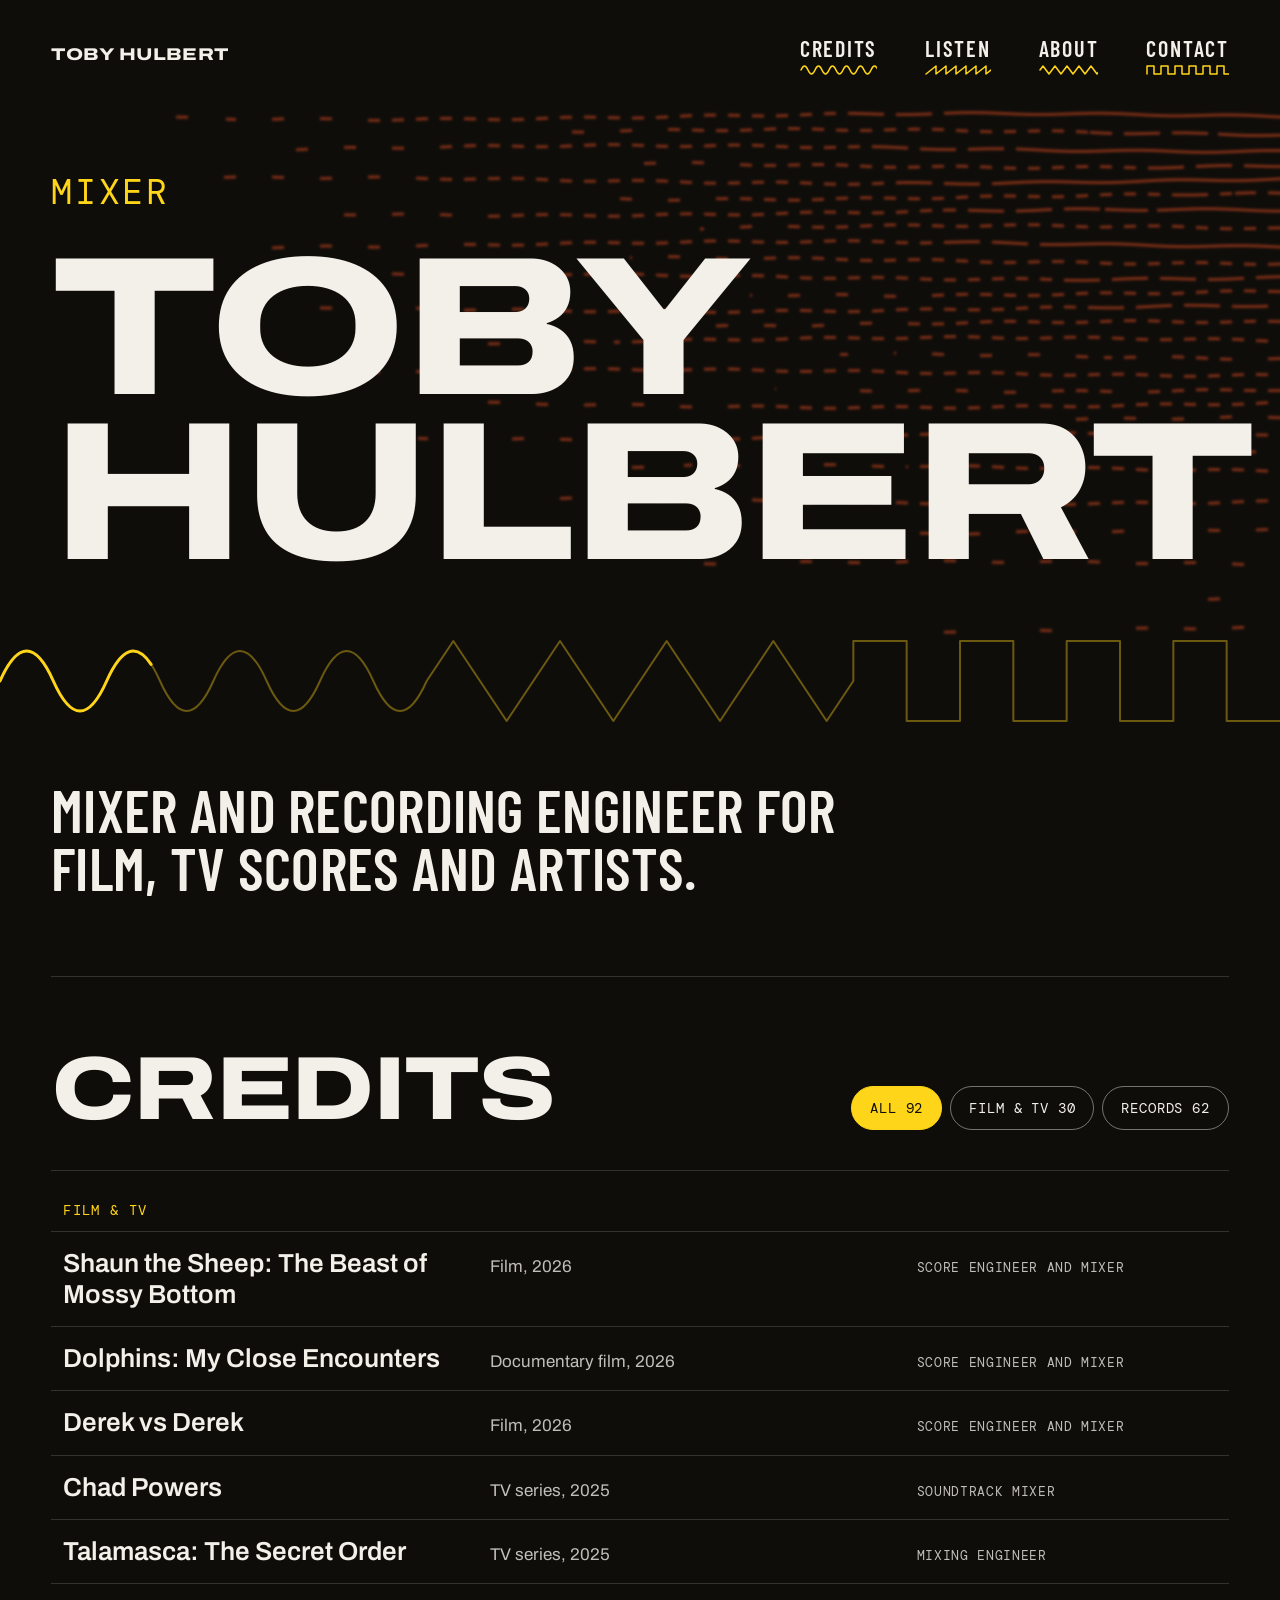
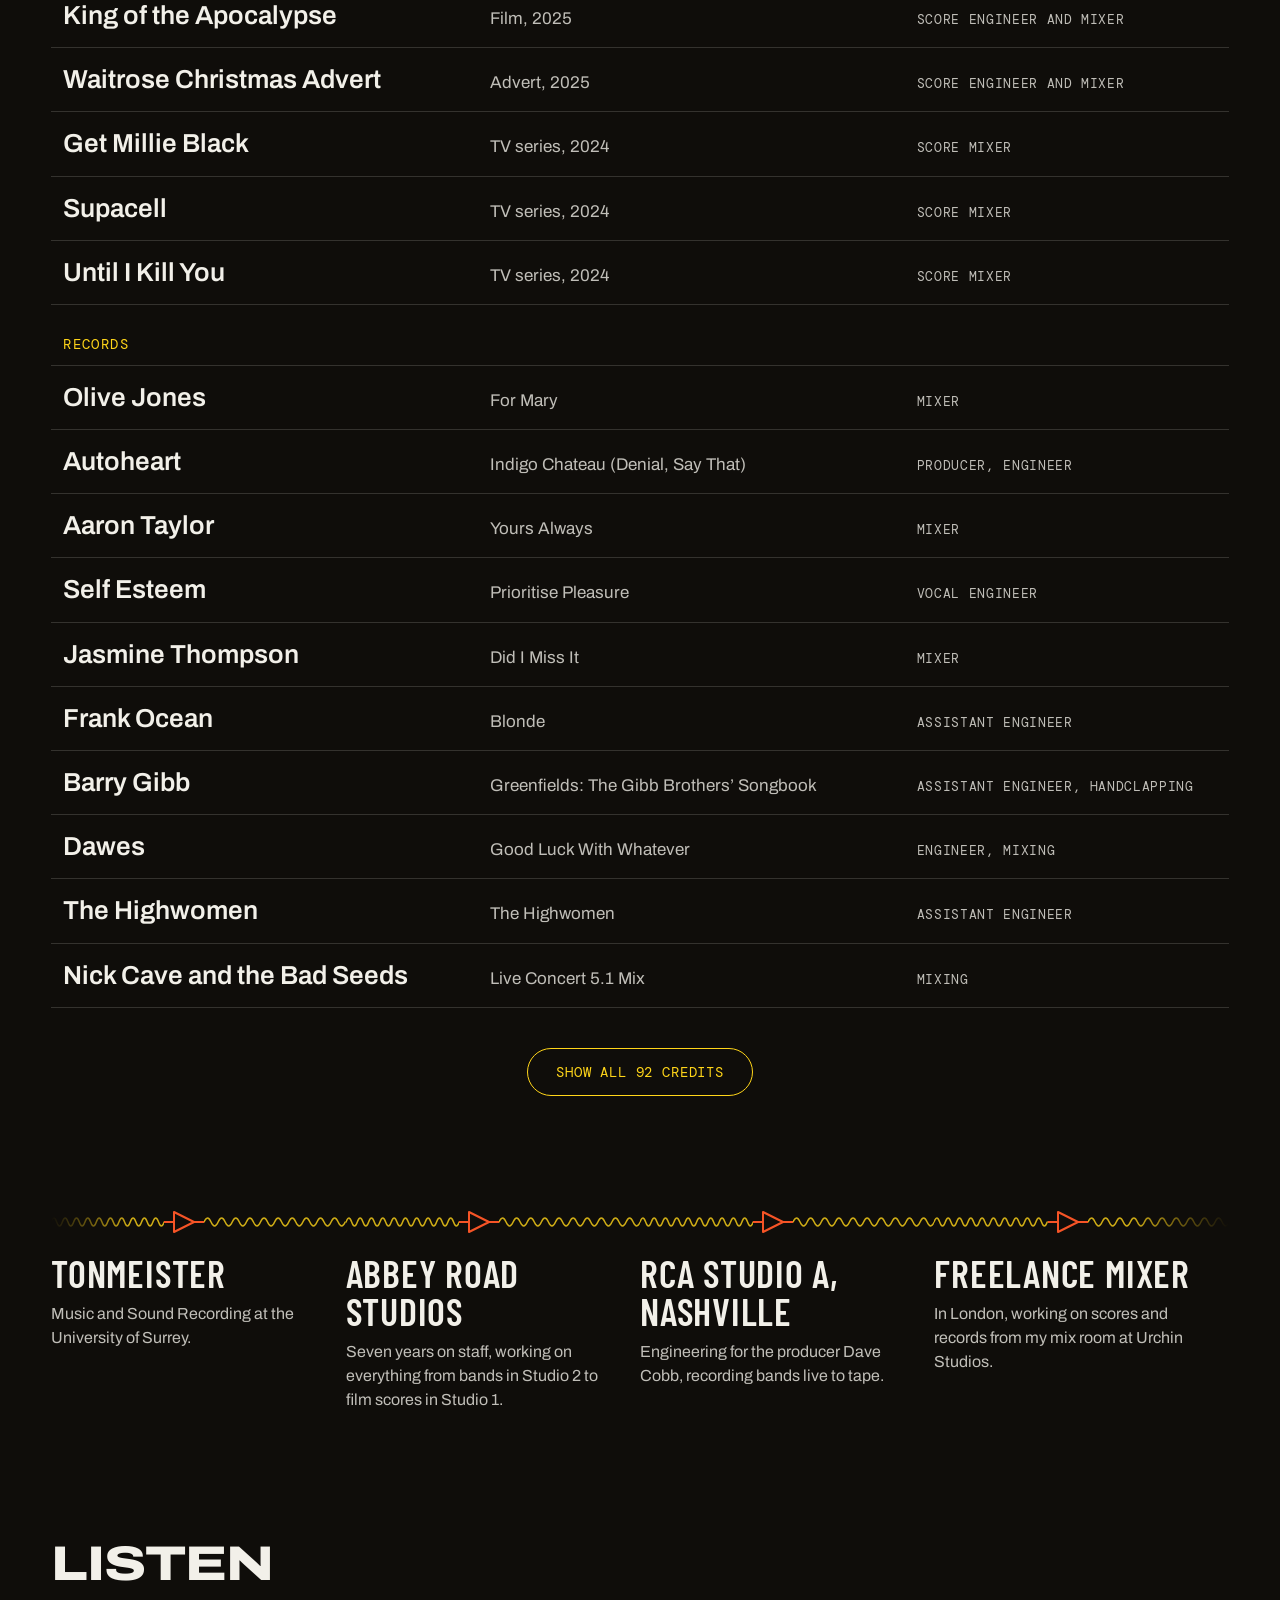
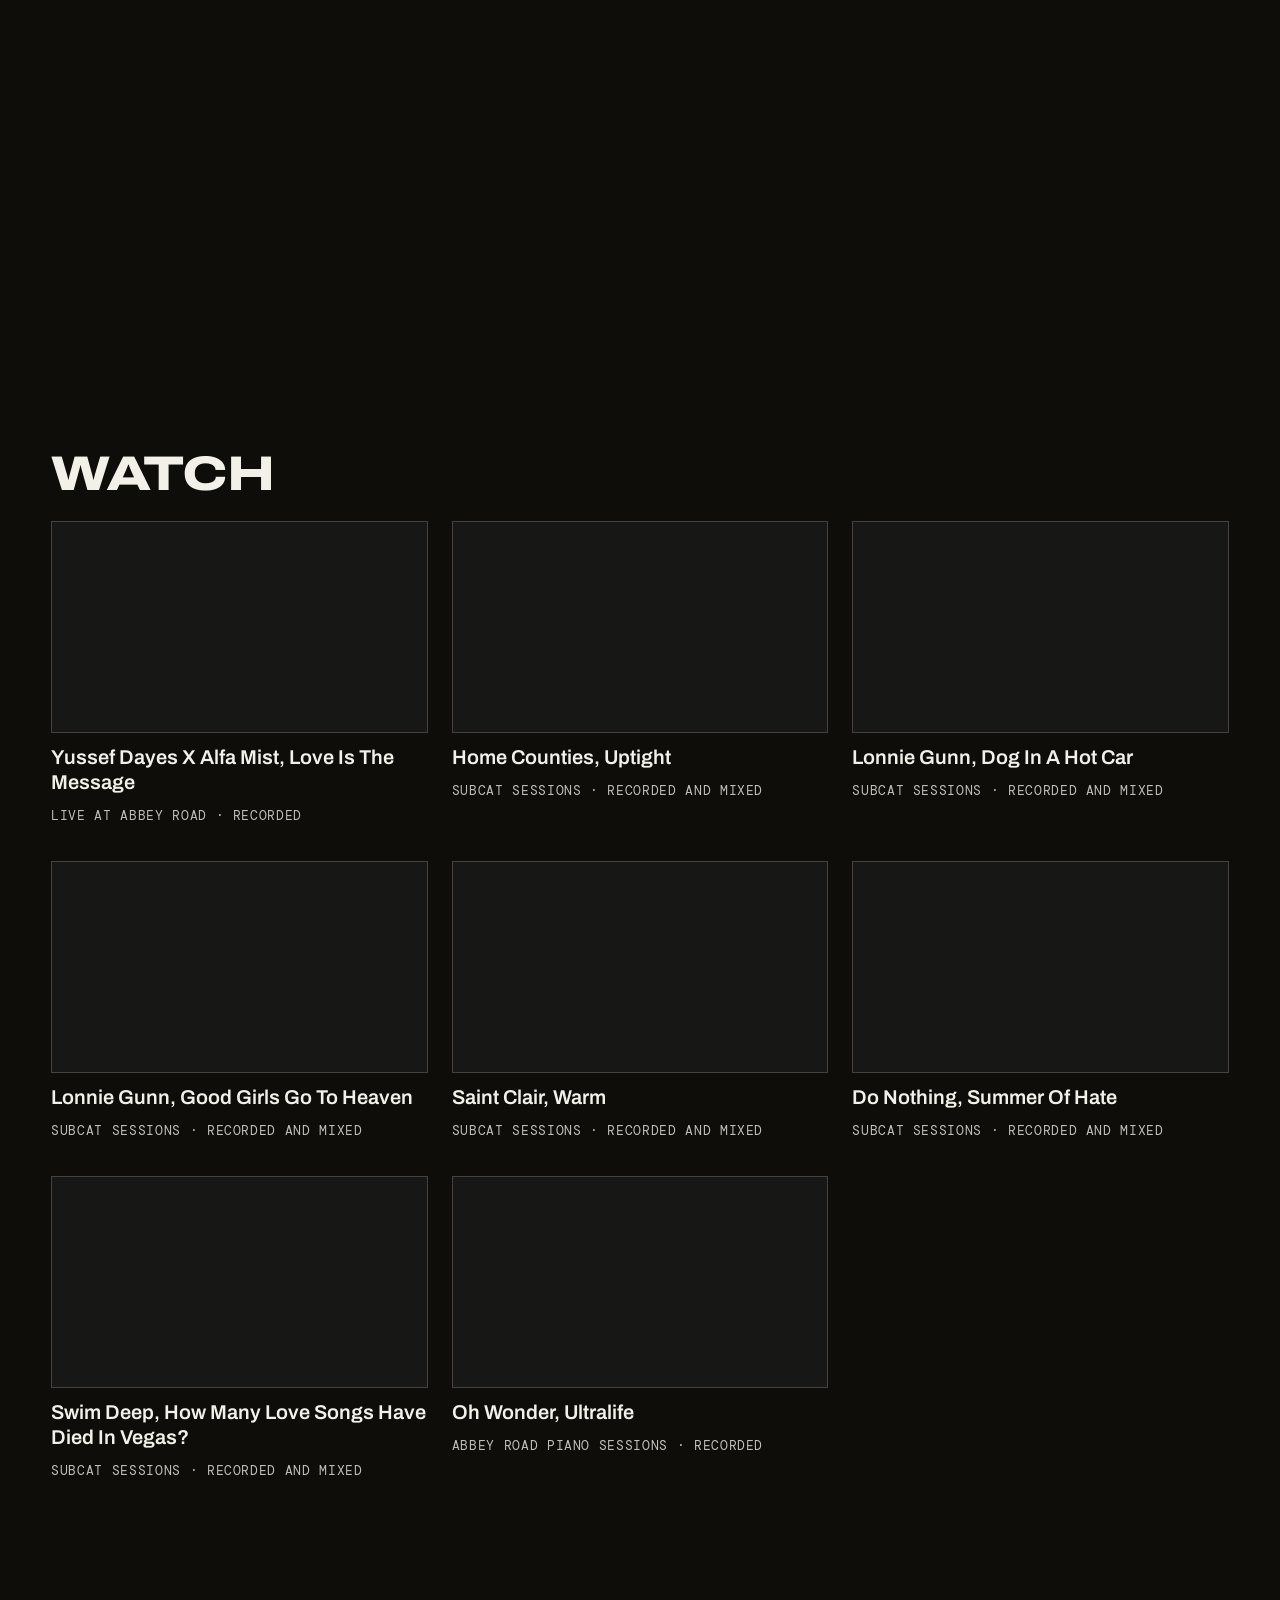
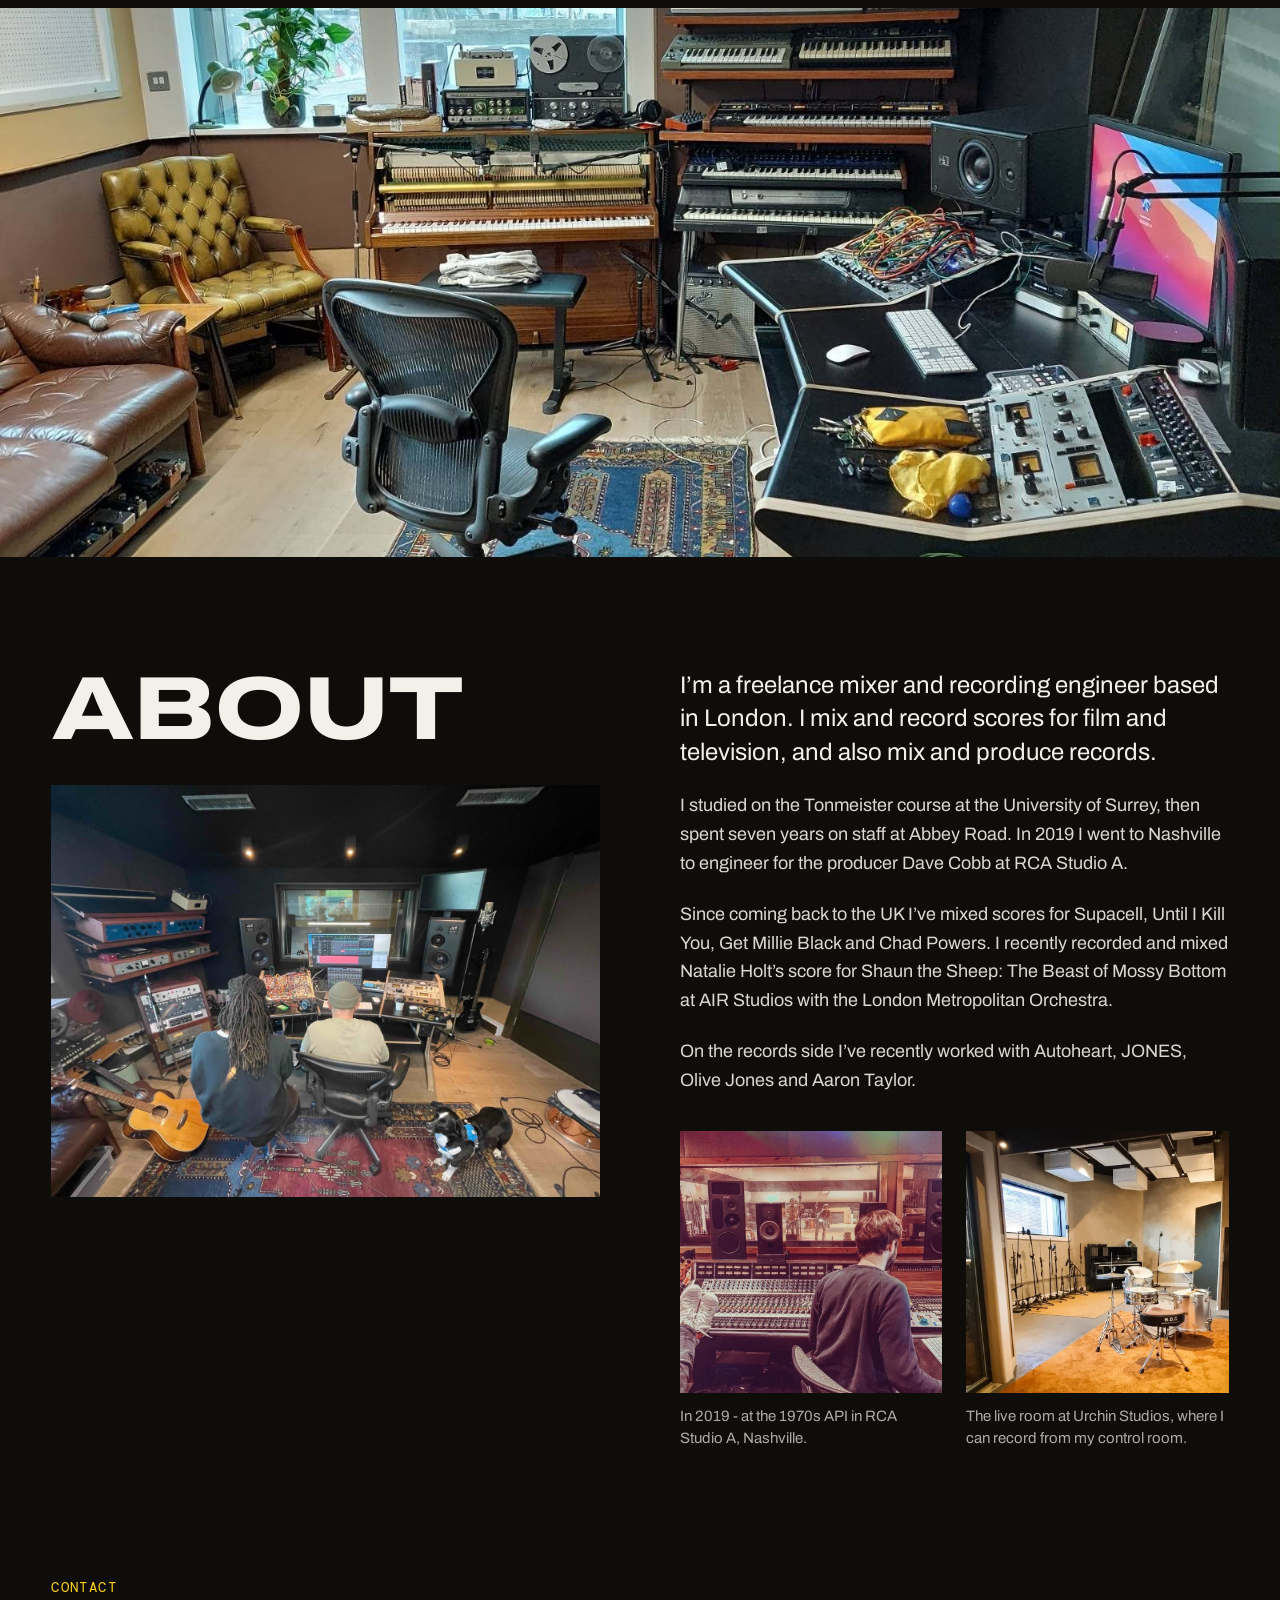
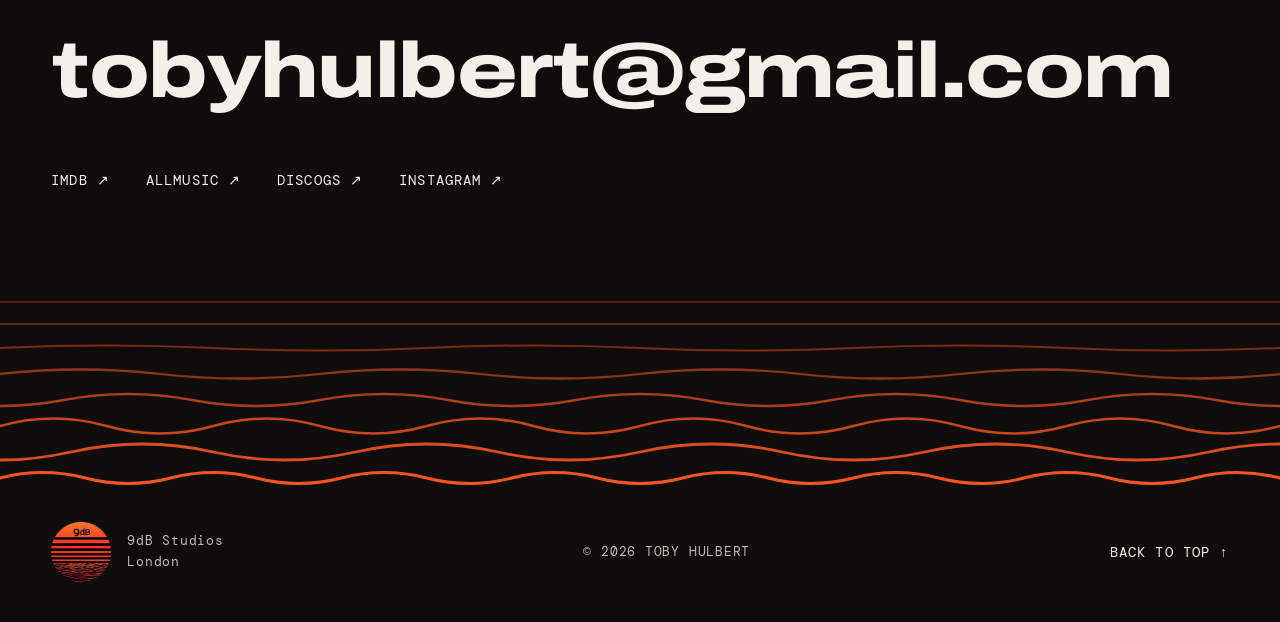
<file: docs/index.html>
<!doctype html>
<html lang="en-GB">
<head>
<meta charset="utf-8">
<meta name="viewport" content="width=device-width, initial-scale=1">
<title>Toby Hulbert | Mixer</title>
<meta name="description" content="Toby Hulbert is a mixer and recording engineer for film, TV scores and artists, based in London.">
<link rel="canonical" href="https://tobyhulbert.co.uk/">
<meta name="theme-color" content="#0f0d0a">
<meta property="og:type" content="website">
<meta property="og:url" content="https://tobyhulbert.co.uk/">
<meta property="og:title" content="Toby Hulbert | Mixer">
<meta property="og:description" content="Mixer and recording engineer for film, TV scores and artists.">
<meta property="og:image" content="https://tobyhulbert.co.uk/images/site/studio-room.jpg">
<meta name="twitter:card" content="summary_large_image">
<link rel="apple-touch-icon" sizes="180x180" href="favicons/apple-touch-icon.png">
<link rel="icon" type="image/png" sizes="32x32" href="favicons/favicon-32x32.png">
<link rel="icon" type="image/png" sizes="16x16" href="favicons/favicon-16x16.png">
<link rel="shortcut icon" href="favicons/favicon.ico">
<link rel="preconnect" href="https://fonts.googleapis.com">
<link rel="preconnect" href="https://fonts.gstatic.com" crossorigin>
<link rel="stylesheet" href="https://fonts.googleapis.com/css2?family=Archivo:wdth,wght@62..125,100..900&family=Barlow+Condensed:wght@500;600&family=DM+Mono:wght@400;500&display=swap">
<link rel="stylesheet" href="css/site.css?v=7">
</head>
<body>

<header class="site-header pad">
  <div class="wrap">
    <a class="site-name" href="#top">Toby Hulbert</a>
    <nav class="site-nav" aria-label="Sections">
      <a href="#credits">Credits
        <svg aria-hidden="true"><path d="M1 7 q3.5 -8 7 0 t7 0 t7 0 t7 0 t7 0 t7 0 t7 0 t7 0 t7 0 t7 0 t7 0 t7 0 t7 0 t7 0 t7 0 t7 0"/></svg>
      </a>
      <a href="#listen">Listen
        <svg aria-hidden="true"><path d="M1 11 l10 -8 v8 l10 -8 v8 l10 -8 v8 l10 -8 v8 l10 -8 v8 l10 -8 v8 l10 -8 v8 l10 -8 v8 l10 -8 v8 l10 -8 v8 l10 -8 v8"/></svg>
      </a>
      <a href="#about">About
        <svg aria-hidden="true"><path d="M1 7 l3 -4 l6 8 l6 -8 l6 8 l6 -8 l6 8 l6 -8 l6 8 l6 -8 l6 8 l6 -8 l6 8 l6 -8 l6 8 l6 -8 l6 8 l6 -8 l6 8 l6 -8"/></svg>
      </a>
      <a href="#contact">Contact
        <svg aria-hidden="true"><path d="M1 11 v-8 h7 v8 h7 v-8 h7 v8 h7 v-8 h7 v8 h7 v-8 h7 v8 h7 v-8 h7 v8 h7 v-8 h7 v8 h7 v-8 h7 v8 h7 v-8 h7 v8 h7"/></svg>
      </a>
    </nav>
  </div>
</header>

<main>

<section class="hero" id="top">
  <img class="hero-lines" src="images/site/lines.png" alt="" aria-hidden="true">
  <div class="pad">
    <div class="wrap">
      <p class="tagline">Mixer</p>
      <h1>Toby<br>Hulbert</h1>
    </div>
  </div>
  <div class="hero-wave" aria-hidden="true">
    <svg viewBox="0 0 1440 120" preserveAspectRatio="none">
      <path class="base" d="M0 60 C20 20 40 20 60 60 S100 100 120 60 S160 20 180 60 S220 100 240 60 S280 20 300 60 S340 100 360 60 S400 20 420 60 S460 100 480 60 L510 20 L570 100 L630 20 L690 100 L750 20 L810 100 L870 20 L930 100 L960 60 V20 H1020 V100 H1080 V20 H1140 V100 H1200 V20 H1260 V100 H1320 V20 H1380 V100 H1440"/>
      <path class="pulse" pathLength="1000" d="M0 60 C20 20 40 20 60 60 S100 100 120 60 S160 20 180 60 S220 100 240 60 S280 20 300 60 S340 100 360 60 S400 20 420 60 S460 100 480 60 L510 20 L570 100 L630 20 L690 100 L750 20 L810 100 L870 20 L930 100 L960 60 V20 H1020 V100 H1080 V20 H1140 V100 H1200 V20 H1260 V100 H1320 V20 H1380 V100 H1440"/>
    </svg>
  </div>
  <div class="pad">
    <div class="wrap">
      <p class="statement">Mixer and recording engineer for film, TV scores and artists.</p>
    </div>
  </div>
</section>

<section class="credits pad" id="credits">
  <div class="wrap">
    <div class="credits-head">
      <h2 class="heading">Credits</h2>
      <div class="filters" role="group" aria-label="Filter credits">
        <button class="pill" type="button" data-filter="all" aria-pressed="true">All</button>
        <button class="pill" type="button" data-filter="film" aria-pressed="false">Film &amp; TV</button>
        <button class="pill" type="button" data-filter="records" aria-pressed="false">Records</button>
      </div>
    </div>
    <ol id="credit-list"></ol>
    <button class="pill pill-outline" type="button" id="credit-toggle" aria-expanded="false" hidden>Show all credits</button>
    <noscript><p class="lede">The full credits list needs JavaScript. See <a href="https://www.imdb.com/name/nm4782614/">IMDb</a> for film and TV credits.</p></noscript>
  </div>
</section>

<section class="career pad" aria-label="Career">
  <div class="wrap">
    <ol>
      <li>
        <div class="signal" aria-hidden="true">
          <svg class="sine sine-in" viewBox="0 0 140 28" preserveAspectRatio="none"><path vector-effect="non-scaling-stroke" d="M0 14 q3.5 -8 7 0 t7 0 t7 0 t7 0 t7 0 t7 0 t7 0 t7 0 t7 0 t7 0 t7 0 t7 0 t7 0 t7 0 t7 0 t7 0 t7 0 t7 0 t7 0 t7 0"/></svg><svg class="buffer" width="40" height="28" viewBox="0 0 40 28"><path d="M0 14 H10 M30 14 H40 M10 4 V24 L30 14 Z"/></svg><svg class="sine sine-out" viewBox="0 0 140 28" preserveAspectRatio="none"><path vector-effect="non-scaling-stroke" d="M0 14 q3.5 -8 7 0 t7 0 t7 0 t7 0 t7 0 t7 0 t7 0 t7 0 t7 0 t7 0 t7 0 t7 0 t7 0 t7 0 t7 0 t7 0 t7 0 t7 0 t7 0 t7 0"/></svg>
        </div>
        <div class="step">
          <h3>Tonmeister</h3>
          <p>Music and Sound Recording at the University of Surrey.</p>
        </div>
      </li>
      <li>
        <div class="signal" aria-hidden="true">
          <svg class="sine sine-in" viewBox="0 0 140 28" preserveAspectRatio="none"><path vector-effect="non-scaling-stroke" d="M0 14 q3.5 -8 7 0 t7 0 t7 0 t7 0 t7 0 t7 0 t7 0 t7 0 t7 0 t7 0 t7 0 t7 0 t7 0 t7 0 t7 0 t7 0 t7 0 t7 0 t7 0 t7 0"/></svg><svg class="buffer" width="40" height="28" viewBox="0 0 40 28"><path d="M0 14 H10 M30 14 H40 M10 4 V24 L30 14 Z"/></svg><svg class="sine sine-out" viewBox="0 0 140 28" preserveAspectRatio="none"><path vector-effect="non-scaling-stroke" d="M0 14 q3.5 -8 7 0 t7 0 t7 0 t7 0 t7 0 t7 0 t7 0 t7 0 t7 0 t7 0 t7 0 t7 0 t7 0 t7 0 t7 0 t7 0 t7 0 t7 0 t7 0 t7 0"/></svg>
        </div>
        <div class="step">
          <h3>Abbey Road Studios</h3>
          <p>Seven years on staff, working on everything from bands in Studio 2 to film scores in Studio 1.</p>
        </div>
      </li>
      <li>
        <div class="signal" aria-hidden="true">
          <svg class="sine sine-in" viewBox="0 0 140 28" preserveAspectRatio="none"><path vector-effect="non-scaling-stroke" d="M0 14 q3.5 -8 7 0 t7 0 t7 0 t7 0 t7 0 t7 0 t7 0 t7 0 t7 0 t7 0 t7 0 t7 0 t7 0 t7 0 t7 0 t7 0 t7 0 t7 0 t7 0 t7 0"/></svg><svg class="buffer" width="40" height="28" viewBox="0 0 40 28"><path d="M0 14 H10 M30 14 H40 M10 4 V24 L30 14 Z"/></svg><svg class="sine sine-out" viewBox="0 0 140 28" preserveAspectRatio="none"><path vector-effect="non-scaling-stroke" d="M0 14 q3.5 -8 7 0 t7 0 t7 0 t7 0 t7 0 t7 0 t7 0 t7 0 t7 0 t7 0 t7 0 t7 0 t7 0 t7 0 t7 0 t7 0 t7 0 t7 0 t7 0 t7 0"/></svg>
        </div>
        <div class="step">
          <h3>RCA Studio A, Nashville</h3>
          <p>Engineering for the producer Dave Cobb, recording bands live to tape.</p>
        </div>
      </li>
      <li>
        <div class="signal" aria-hidden="true">
          <svg class="sine sine-in" viewBox="0 0 140 28" preserveAspectRatio="none"><path vector-effect="non-scaling-stroke" d="M0 14 q3.5 -8 7 0 t7 0 t7 0 t7 0 t7 0 t7 0 t7 0 t7 0 t7 0 t7 0 t7 0 t7 0 t7 0 t7 0 t7 0 t7 0 t7 0 t7 0 t7 0 t7 0"/></svg><svg class="buffer" width="40" height="28" viewBox="0 0 40 28"><path d="M0 14 H10 M30 14 H40 M10 4 V24 L30 14 Z"/></svg><svg class="sine sine-out" viewBox="0 0 140 28" preserveAspectRatio="none"><path vector-effect="non-scaling-stroke" d="M0 14 q3.5 -8 7 0 t7 0 t7 0 t7 0 t7 0 t7 0 t7 0 t7 0 t7 0 t7 0 t7 0 t7 0 t7 0 t7 0 t7 0 t7 0 t7 0 t7 0 t7 0 t7 0"/></svg>
        </div>
        <div class="step">
          <h3>Freelance Mixer</h3>
          <p>In London, working on scores and records from my mix room at Urchin Studios.</p>
        </div>
      </li>
    </ol>
  </div>
</section>

<section class="listen pad" id="listen">
  <div class="wrap">
    <div class="media-block">
      <h2 class="heading heading-small">Listen</h2>
      <iframe class="playlist" title="Toby Mixes playlist on Spotify" src="https://open.spotify.com/embed/playlist/4mS1HauKUIBTxwOdk1Ul7H?utm_source=generator&amp;theme=0" loading="lazy" allow="autoplay; clipboard-write; encrypted-media; fullscreen; picture-in-picture"></iframe>
    </div>
    <div class="media-block">
      <h2 class="heading heading-small">Watch</h2>
      <div class="video-grid" id="video-grid"></div>
    </div>
  </div>
</section>

<img class="wide-photo" src="images/site/studio-room.jpg" alt="The mix room in daylight: the desk on the right, an upright piano and a wall of synths behind it, and a leather armchair by the window" loading="lazy" width="1600" height="900">

<section class="about pad" id="about">
  <div class="wrap two-col">
    <div class="stack">
      <h2 class="heading">About</h2>
      <img class="about-photo" src="images/site/studio-session.jpg" alt="Two people working at the mixing desk, seen from behind, with a dog sitting on the rug" loading="lazy" width="1400" height="1050">
    </div>
    <div class="about-text">
      <p>I’m a freelance mixer and recording engineer based in London. I mix and record scores for film and television, and also mix and produce records.</p>
      <p>I studied on the Tonmeister course at the University of Surrey, then spent seven years on staff at Abbey Road. In 2019 I went to Nashville to engineer for the producer Dave Cobb at RCA Studio A.</p>
      <p>Since coming back to the UK I’ve mixed scores for Supacell, Until I Kill You, Get Millie Black and Chad Powers. I recently recorded and mixed Natalie Holt’s score for Shaun the Sheep: The Beast of Mossy Bottom at AIR Studios with the London Metropolitan Orchestra.</p>
      <p>On the records side I’ve recently worked with Autoheart, JONES, Olive Jones and Aaron Taylor.</p>
      <div class="about-figures">
        <figure>
          <img src="images/site/nashville-desk.jpg" alt="Toby from behind at a large analogue mixing desk, with two musicians visible through the control room window" loading="lazy" width="1062" height="993">
          <figcaption>In 2019 - at the 1970s API in RCA Studio A, Nashville.</figcaption>
        </figure>
        <figure>
          <img src="images/site/live-room.jpg" alt="The live room: a drum kit on an orange rug, an upright piano and a row of microphone stands" loading="lazy" width="1400" height="788">
          <figcaption>The live room at Urchin Studios, where I can record from my control room.</figcaption>
        </figure>
      </div>
    </div>
  </div>
</section>

<section class="contact pad" id="contact">
  <div class="wrap">
    <h2 class="label">Contact</h2>
    <a class="email" href="&#109;&#97;&#105;&#108;&#116;&#111;&#58;&#116;&#111;&#98;&#121;&#104;&#117;&#108;&#98;&#101;&#114;&#116;&#64;&#103;&#109;&#97;&#105;&#108;&#46;&#99;&#111;&#109;">&#116;&#111;&#98;&#121;&#104;&#117;&#108;&#98;&#101;&#114;&#116;&#64;&#103;&#109;&#97;&#105;&#108;&#46;&#99;&#111;&#109;</a>
    <nav class="profiles" aria-label="Profiles">
      <a href="https://www.imdb.com/name/nm4782614/" rel="noopener">IMDb ↗</a>
      <a href="https://www.allmusic.com/artist/toby-hulbert-mn0001698943/credits" rel="noopener">AllMusic ↗</a>
      <a href="https://www.discogs.com/artist/3069150-Toby-Hulbert" rel="noopener">Discogs ↗</a>
      <a href="https://www.instagram.com/toby.hulbert/" rel="noopener">Instagram ↗</a>
    </nav>
  </div>
</section>

</main>

<div class="band" aria-hidden="true">
  <svg viewBox="0 0 1440 200" preserveAspectRatio="none">
    <path d="M0 12 H1440" style="stroke-width:2;stroke-opacity:.28"/>
    <path d="M0 34 H1440" style="stroke-width:2;stroke-opacity:.36"/>
    <path d="M0 58 q120 -5 240 0 t240 0 t240 0 t240 0 t240 0 t240 0" style="stroke-width:2;stroke-opacity:.46"/>
    <path d="M0 84 q90 -9 180 0 t180 0 t180 0 t180 0 t180 0 t180 0 t180 0 t180 0" style="stroke-width:2.25;stroke-opacity:.56"/>
    <path d="M-72 110 q72 12 144 0 t144 0 t144 0 t144 0 t144 0 t144 0 t144 0 t144 0 t144 0 t144 0 t144 0" style="stroke-width:2.5;stroke-opacity:.68"/>
    <path d="M0 136 q60 -15 120 0 t120 0 t120 0 t120 0 t120 0 t120 0 t120 0 t120 0 t120 0 t120 0 t120 0 t120 0" style="stroke-width:2.5;stroke-opacity:.8"/>
    <path d="M-80 162 q80 16 160 0 t160 0 t160 0 t160 0 t160 0 t160 0 t160 0 t160 0 t160 0 t160 0" style="stroke-width:2.75;stroke-opacity:.9"/>
    <path d="M0 188 q48 -11 96 0 t96 0 t96 0 t96 0 t96 0 t96 0 t96 0 t96 0 t96 0 t96 0 t96 0 t96 0 t96 0 t96 0 t96 0" style="stroke-width:3"/>
  </svg>
</div>

<footer class="site-footer pad">
  <div class="wrap">
    <div class="ninedb">
      <img src="images/site/9db-logo.png" alt="9dB Studios logo" width="60" height="60">
      <span>9dB Studios<br>London</span>
    </div>
    <span class="copyright">© <span id="year">2026</span> Toby Hulbert</span>
    <a class="to-top" href="#top">Back to top ↑</a>
  </div>
</footer>

<img id="credit-art" alt="" aria-hidden="true">

<script src="js/credits.js?v=7"></script>
<script src="js/site.js?v=7"></script>
</body>
</html>
</file>
<file: docs/css/site.css>
:root {
  --bg: #0f0d0a;
  --ink: #f2f0e9;
  --ink-soft: #d9d7d0;
  --yellow: #ffd519;
  --orange: #f65426;
  --rule: rgba(242, 240, 233, 0.16);
  --gutter: clamp(20px, 4vw, 56px);
  --display: "Archivo", system-ui, sans-serif;
  --condensed: "Barlow Condensed", "Archivo", sans-serif;
  --mono: "DM Mono", ui-monospace, monospace;
}

* { box-sizing: border-box; }
html { scroll-behavior: smooth; -webkit-text-size-adjust: 100%; }
body {
  margin: 0;
  background: var(--bg);
  color: var(--ink);
  font-family: var(--display);
  overflow-x: hidden;
}
a { color: inherit; text-decoration: none; }
a:hover { color: var(--yellow); }
a:focus-visible, button:focus-visible { outline: 2px solid var(--yellow); outline-offset: 3px; }
img { max-width: 100%; height: auto; }
h1, h2, h3, p, ol { margin: 0; }
ol { list-style: none; padding: 0; }

.wrap { max-width: 1328px; margin: 0 auto; }
.pad { padding-left: var(--gutter); padding-right: var(--gutter); }

.heading {
  font-size: clamp(44px, 7vw, 96px);
  line-height: 0.9;
  font-weight: 800;
  font-stretch: 125%;
  letter-spacing: -0.02em;
  text-transform: uppercase;
}
.label {
  font-family: var(--mono);
  font-size: 14px;
  font-weight: 400;
  letter-spacing: 0.1em;
  text-transform: uppercase;
  color: var(--yellow);
}
.lede { max-width: 480px; font-size: 20px; line-height: 1.5; color: var(--ink-soft); }

/* Header */
.site-header .wrap {
  display: flex; flex-wrap: wrap; align-items: center; justify-content: space-between;
  gap: 16px 32px; padding: 28px 0;
}
.site-name { font-size: 17px; font-weight: 800; font-stretch: 125%; letter-spacing: 0.02em; text-transform: uppercase; }
.site-nav { display: flex; flex-wrap: wrap; gap: 12px 48px; }
.site-nav a {
  position: relative; display: block; padding: 8px 0 20px;
  font-family: var(--condensed); font-size: 22px; font-weight: 600; line-height: 1.1;
  letter-spacing: 0.08em; text-transform: uppercase;
}
.site-nav svg {
  position: absolute; left: 0; bottom: 3px; width: 100%; height: 14px; overflow: hidden;
  fill: none; stroke: var(--yellow); stroke-width: 1.5; stroke-linecap: round; stroke-linejoin: round;
}

/* Hero */
.hero { position: relative; padding: 64px 0 80px; }
.hero-lines {
  position: absolute; z-index: -1; top: 0; right: 0; width: 1200px; max-width: none; height: 600px;
  opacity: 0.5; pointer-events: none; transform-origin: 100% 0;
  animation: wow 11s ease-in-out infinite;
}
.hero .wrap { display: flex; flex-direction: column; gap: 32px; }
.tagline {
  font-family: var(--mono); font-size: clamp(22px, 2.7vw, 38px); line-height: 1.2;
  letter-spacing: 0.08em; text-transform: uppercase; color: var(--yellow);
}
.hero h1 {
  font-size: clamp(60px, 15.4vw, 222px); line-height: 0.84; font-weight: 800; font-stretch: 125%;
  letter-spacing: -0.025em; text-transform: uppercase;
}
.hero-wave { position: relative; height: 120px; margin: 44px 0 40px; }
.hero-wave svg { position: absolute; inset: 0; width: 100%; height: 100%; fill: none; }
.hero-wave path { stroke: var(--yellow); vector-effect: non-scaling-stroke; stroke-linejoin: round; }
.hero-wave .base { stroke-opacity: 0.38; stroke-width: 2; }
.hero-wave .pulse { stroke-width: 3; stroke-linecap: round; stroke-dasharray: 90 910; animation: pulse 7s linear infinite; }
.statement {
  max-width: 860px; font-family: var(--condensed); font-size: clamp(36px, 4.6vw, 66px);
  line-height: 0.98; font-weight: 600; letter-spacing: 0.005em; text-transform: uppercase;
}

/* Credits */
.credits .wrap { padding-top: 72px; border-top: 1px solid var(--rule); display: flex; flex-direction: column; gap: 40px; }
.credits-head { display: flex; flex-wrap: wrap; align-items: flex-end; justify-content: space-between; gap: 24px 40px; }
.filters { display: flex; flex-wrap: wrap; gap: 8px; }
.pill {
  min-height: 44px; padding: 0 18px; border-radius: 999px; border: 1px solid rgba(242, 240, 233, 0.45);
  background: transparent; color: var(--ink); font-family: var(--mono); font-size: 14px;
  letter-spacing: 0.06em; text-transform: uppercase; cursor: pointer;
}
.pill[aria-pressed="true"] { background: var(--yellow); border-color: var(--yellow); color: #0d0d0b; }
.pill-outline { align-self: center; min-height: 48px; padding: 0 28px; border-color: var(--yellow); color: var(--yellow); }
#credit-list { border-bottom: 1px solid var(--rule); }
.credit-heading {
  padding: 30px 12px 12px; border-top: 1px solid var(--rule);
  font-family: var(--mono); font-size: 14px; letter-spacing: 0.1em; text-transform: uppercase; color: var(--yellow);
}
.credit {
  display: flex; flex-wrap: wrap; align-items: baseline; gap: 6px 24px; padding: 16px 12px;
  border-top: 1px solid var(--rule); transition: background 0.18s ease, color 0.18s ease;
}
.credit:hover { background: var(--yellow); color: #0d0d0b; }
.credit-title { flex: 1 1 300px; font-size: 26px; line-height: 1.2; font-weight: 600; }
.credit-project { flex: 1 1 300px; font-size: 17px; line-height: 1.3; opacity: 0.78; }
.credit-role { flex: 0 1 300px; font-family: var(--mono); font-size: 13px; letter-spacing: 0.05em; text-transform: uppercase; opacity: 0.78; }
.credit:hover .credit-project, .credit:hover .credit-role { opacity: 1; }
#credit-art {
  position: fixed; z-index: 20; top: 0; left: 0; width: 220px; height: auto; max-height: 330px; object-fit: cover;
  pointer-events: none; opacity: 0; transition: opacity 0.15s ease; box-shadow: 0 18px 50px rgba(0, 0, 0, 0.6);
}
#credit-art.is-on { opacity: 1; }

/* Career line */
.career .wrap { padding-top: 112px; }
.career ol { display: grid; grid-template-columns: repeat(auto-fit, minmax(230px, 1fr)); gap: 44px 0; }
.career li { display: flex; flex-direction: column; gap: 18px; }
.signal { display: flex; align-items: center; height: 28px; }
.signal svg { fill: none; stroke-linecap: round; stroke-linejoin: round; }
.signal .buffer { flex: 0 0 40px; stroke: var(--orange); stroke-width: 2; stroke-linecap: butt; }
.signal .sine { min-width: 0; height: 28px; stroke: var(--yellow); stroke-width: 1.5; stroke-opacity: 0.8; }
.signal .sine-in { flex: 1 1 0; }
.signal .sine-out { flex: 1 1 28px; }
.career li:first-child .sine-in { -webkit-mask-image: linear-gradient(90deg, transparent, #000 70%); mask-image: linear-gradient(90deg, transparent, #000 70%); }
.career li:last-child .sine-out { -webkit-mask-image: linear-gradient(90deg, #000 30%, transparent); mask-image: linear-gradient(90deg, #000 30%, transparent); }
.step { display: flex; flex-direction: column; gap: 10px; padding-right: 28px; }
.step h3 { font-family: var(--condensed); font-size: 38px; line-height: 1; font-weight: 600; letter-spacing: 0.02em; text-transform: uppercase; }
.step p { font-size: 16px; line-height: 1.5; opacity: 0.78; }

/* Listen and watch */
.listen .wrap { padding-top: 128px; display: flex; flex-direction: column; gap: 88px; }
.media-block { display: flex; flex-direction: column; gap: 22px; }
.heading-small { font-size: clamp(30px, 3.8vw, 52px); line-height: 1; }
.two-col { display: grid; grid-template-columns: repeat(auto-fit, minmax(300px, 1fr)); gap: 40px 80px; align-items: start; }
.stack { display: flex; flex-direction: column; gap: 24px; }
.playlist { width: 100%; height: 352px; border: 0; border-radius: 12px; }
.video-grid { display: grid; grid-template-columns: repeat(auto-fit, minmax(280px, 1fr)); gap: 36px 24px; }
.video { display: flex; flex-direction: column; gap: 12px; }
.video-frame { position: relative; aspect-ratio: 16 / 9; background: #171715; border: 1px solid rgba(242, 240, 233, 0.2); }
.video-frame iframe { position: absolute; inset: 0; width: 100%; height: 100%; border: 0; }
.video-title { font-size: 20px; line-height: 1.25; font-weight: 600; }
.video-note { font-family: var(--mono); font-size: 13px; line-height: 1.4; letter-spacing: 0.05em; text-transform: uppercase; opacity: 0.78; }

/* Photo and about */
.wide-photo { display: block; width: 100%; aspect-ratio: 21 / 9; object-fit: cover; object-position: center 60%; margin-top: 128px; }
.about .wrap { padding-top: 112px; }
.about .stack { gap: 36px; }
.about-photo { display: block; width: 100%; aspect-ratio: 4 / 3; object-fit: cover; }
.about-text { display: flex; flex-direction: column; gap: 22px; font-size: 18px; line-height: 1.6; color: var(--ink-soft); }
.about-text p:first-child { font-size: 24px; line-height: 1.4; color: var(--ink); }
.about-figures { margin-top: 14px; display: grid; grid-template-columns: repeat(auto-fit, minmax(200px, 1fr)); gap: 24px; }
.about-figures figure { margin: 0; display: flex; flex-direction: column; gap: 12px; }
.about-figures img { display: block; width: 100%; aspect-ratio: 1 / 1; object-fit: cover; }
.about-figures figcaption { font-size: 15px; line-height: 1.5; opacity: 0.78; }

/* Contact */
.contact .wrap { padding: 128px 0 88px; display: flex; flex-direction: column; gap: 36px; }
.email { font-size: clamp(26px, 6.1vw, 88px); line-height: 1; font-weight: 800; font-stretch: 125%; letter-spacing: -0.02em; overflow-wrap: anywhere; }
.profiles { display: flex; flex-wrap: wrap; gap: 4px 36px; padding-top: 12px; }
.profiles a, .to-top { display: flex; align-items: center; min-height: 44px; font-family: var(--mono); font-size: 14px; letter-spacing: 0.08em; text-transform: uppercase; }

/* Footer */
.band { height: 200px; }
.band svg { display: block; width: 100%; height: 100%; fill: none; stroke: var(--orange); stroke-linecap: round; }
.band path { vector-effect: non-scaling-stroke; }
.site-footer .wrap {
  padding: 32px 0 40px; display: flex; flex-wrap: wrap; align-items: center; justify-content: space-between;
  gap: 16px 32px; font-family: var(--mono); font-size: 13px; letter-spacing: 0.06em;
}
.ninedb { display: flex; align-items: center; gap: 16px; line-height: 1.6; }
.ninedb img { width: 60px; height: 60px; }
.ninedb span, .copyright { opacity: 0.78; }
.copyright { text-transform: uppercase; }

@keyframes pulse { from { stroke-dashoffset: 1000; } to { stroke-dashoffset: 0; } }
@keyframes wow {
  0%, 100% { transform: translateX(0) skewX(0deg); }
  19% { transform: translateX(-6px) skewX(-0.5deg); }
  37% { transform: translateX(3px) skewX(0.2deg); }
  58% { transform: translateX(-2px) skewX(0.5deg); }
  81% { transform: translateX(5px) skewX(-0.3deg); }
}

@media (max-width: 1040px) {
  .career ol { grid-template-columns: repeat(2, minmax(0, 1fr)); }
}

@media (max-width: 600px) {
  .career ol { grid-template-columns: minmax(0, 1fr); }
  .hero-lines { width: 640px; height: 320px; opacity: 0.38; }
  .hero-wave { height: 80px; }
  .site-nav { gap: 8px 28px; }
  .site-nav a { font-size: 19px; }
  .credit-title { font-size: 22px; }
  .wide-photo { aspect-ratio: 4 / 3; }
}

@media (prefers-reduced-motion: reduce) {
  html { scroll-behavior: auto; }
  .hero-lines, .hero-wave .pulse { animation: none; }
  .credit, #credit-art { transition: none; }
}
</file>
